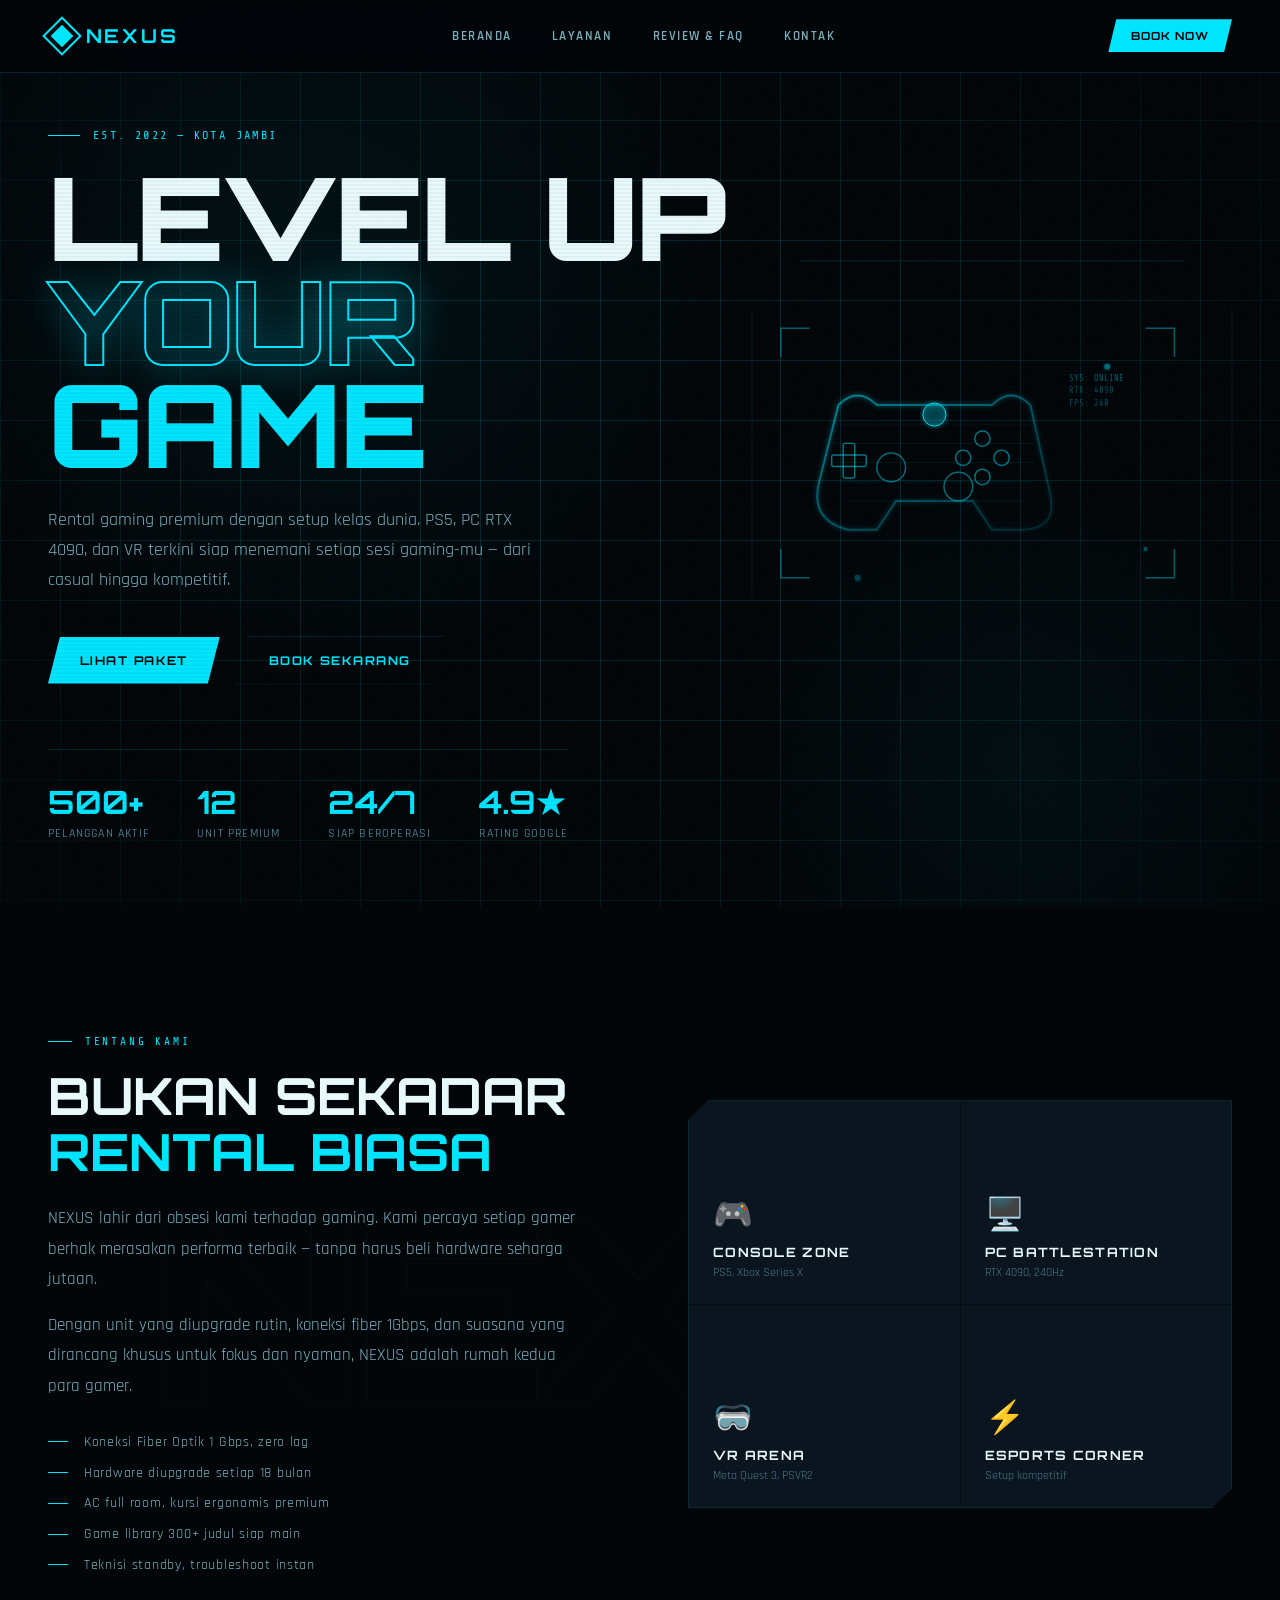
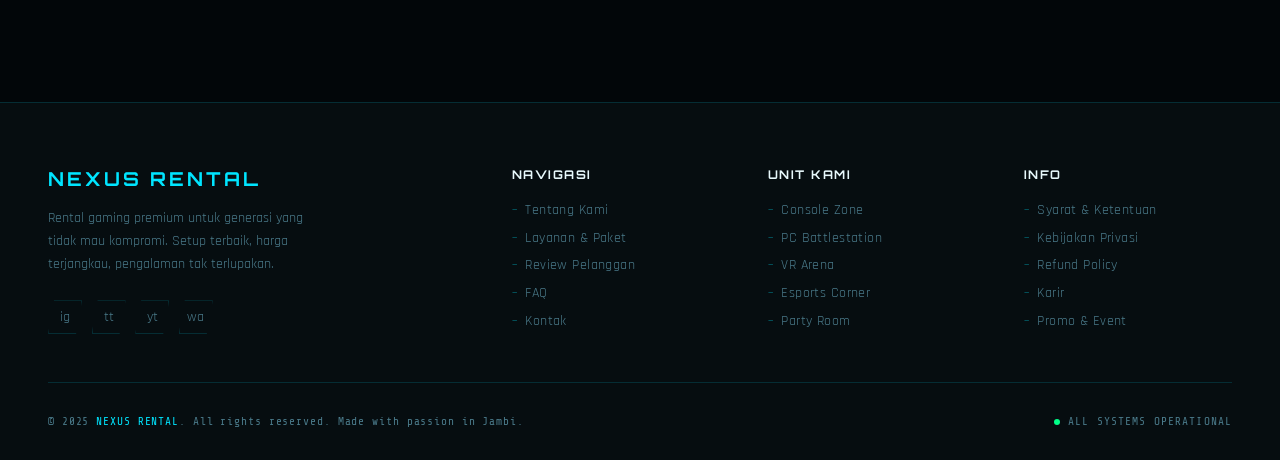
<file: index.html>
<!doctype html>
<html lang="id">
  <head>
    <meta charset="UTF-8" />
    <meta name="viewport" content="width=device-width, initial-scale=1.0" />
    <meta
      name="description"
      content="NEXUS RENTAL — Rental gaming premium setup PC, console, dan VR terkini. Pengalaman gaming tak tertandingi untuk anak muda dan para gamer sejati."
    />
    <meta
      name="keywords"
      content="rental gaming, rental PS5, rental PC gaming, rental VR, gaming cafe, nexus rental"
    />
    <meta name="author" content="NEXUS RENTAL" />
    <meta property="og:title" content="NEXUS RENTAL — Level Up Your Game" />
    <meta
      property="og:description"
      content="Rental gaming premium dengan teknologi terkini. Rasakan pengalaman gaming di level berbeda."
    />
    <meta property="og:type" content="website" />
    <title>NEXUS RENTAL — Level Up Your Game</title>
    <link rel="stylesheet" href="styles.css" />
  </head>
  <body>
    <!-- CSS-only mobile menu toggle (must be before nav) -->
    <input
      type="checkbox"
      id="menu-toggle"
      class="sr-only"
      style="position: fixed; opacity: 0; pointer-events: none; z-index: -1"
    />

    <!-- NAV -->
    <nav id="navbar">
      <a href="index.html" class="nav-logo">
        <div class="nav-logo-mark"></div>
        NEXUS
      </a>
      <ul class="nav-links">
        <li><a href="index.html">Beranda</a></li>
        <li><a href="layanan.html">Layanan</a></li>
        <li><a href="review.html">Review & FAQ</a></li>
        <li><a href="kontak.html">Kontak</a></li>
      </ul>
      <a href="kontak.html" class="nav-cta">Book Now</a>
      <label class="burger-label" for="menu-toggle" aria-label="Toggle menu">
        <span></span><span></span><span></span>
      </label>
    </nav>

    <!-- MOBILE NAV -->
    <div class="nav-mobile">
      <a href="index.html">Beranda</a>
      <a href="layanan.html">Layanan</a>
      <a href="review.html">Review &amp; FAQ</a>
      <a href="kontak.html">Kontak</a>
    </div>

    <!-- HERO -->
    <section id="hero">
      <div class="hero-grid"></div>
      <div class="hero-glow"></div>
      <div class="hero-glow-2"></div>
      <div class="hero-tag">EST. 2022 — KOTA JAMBI</div>
      <h1 class="hero-title">
        <span class="line1">LEVEL UP</span>
        <span class="line2">YOUR</span>
        <span class="line3">GAME</span>
      </h1>
      <p class="hero-sub">
        Rental gaming premium dengan setup kelas dunia. PS5, PC RTX 4090, dan VR
        terkini siap menemani setiap sesi gaming-mu — dari casual hingga
        kompetitif.
      </p>
      <div class="hero-actions">
        <a href="layanan.html" class="btn-primary">Lihat Paket</a>
        <a href="kontak.html" class="btn-ghost">Book Sekarang</a>
      </div>
      <div class="hero-stats">
        <div class="stat-item">
          <span class="stat-number">500+</span>
          <span class="stat-label">Pelanggan Aktif</span>
        </div>
        <div class="stat-item">
          <span class="stat-number">12</span>
          <span class="stat-label">Unit Premium</span>
        </div>
        <div class="stat-item">
          <span class="stat-number">24/7</span>
          <span class="stat-label">Siap Beroperasi</span>
        </div>
        <div class="stat-item">
          <span class="stat-number">4.9★</span>
          <span class="stat-label">Rating Google</span>
        </div>
      </div>

      <!-- SVG Hero Visual -->
      <div class="hero-visual">
        <svg viewBox="0 0 600 500" xmlns="http://www.w3.org/2000/svg">
          <defs>
            <linearGradient id="cyanGrad" x1="0%" y1="0%" x2="100%" y2="100%">
              <stop
                offset="0%"
                style="stop-color: #00e5ff; stop-opacity: 0.8"
              />
              <stop
                offset="100%"
                style="stop-color: #00b4c8; stop-opacity: 0.2"
              />
            </linearGradient>
            <filter id="glow">
              <feGaussianBlur stdDeviation="3" result="coloredBlur" />
              <feMerge>
                <feMergeNode in="coloredBlur" />
                <feMergeNode in="SourceGraphic" />
              </feMerge>
            </filter>
          </defs>
          <line
            x1="100"
            y1="50"
            x2="500"
            y2="50"
            stroke="rgba(0,229,255,0.15)"
            stroke-width="1"
          />
          <line
            x1="50"
            y1="100"
            x2="50"
            y2="400"
            stroke="rgba(0,229,255,0.1)"
            stroke-width="1"
          />
          <line
            x1="550"
            y1="100"
            x2="550"
            y2="400"
            stroke="rgba(0,229,255,0.1)"
            stroke-width="1"
          />
          <path
            d="M180 200 Q160 180 140 200 L120 280 Q110 320 150 330 L180 330 L200 300 L280 300 L300 330 L330 330 Q370 330 360 290 L340 200 Q320 180 300 200 Z"
            fill="none"
            stroke="url(#cyanGrad)"
            stroke-width="2"
            filter="url(#glow)"
            opacity="0.7"
          />
          <rect
            x="145"
            y="240"
            width="12"
            height="36"
            rx="2"
            fill="none"
            stroke="#00e5ff"
            stroke-width="1.5"
            opacity="0.5"
          />
          <rect
            x="133"
            y="252"
            width="36"
            height="12"
            rx="2"
            fill="none"
            stroke="#00e5ff"
            stroke-width="1.5"
            opacity="0.5"
          />
          <circle
            cx="290"
            cy="235"
            r="8"
            fill="none"
            stroke="#00e5ff"
            stroke-width="1.5"
            opacity="0.5"
          />
          <circle
            cx="310"
            cy="255"
            r="8"
            fill="none"
            stroke="#00e5ff"
            stroke-width="1.5"
            opacity="0.5"
          />
          <circle
            cx="290"
            cy="275"
            r="8"
            fill="none"
            stroke="#00e5ff"
            stroke-width="1.5"
            opacity="0.5"
          />
          <circle
            cx="270"
            cy="255"
            r="8"
            fill="none"
            stroke="#00e5ff"
            stroke-width="1.5"
            opacity="0.5"
          />
          <circle
            cx="240"
            cy="210"
            r="12"
            fill="rgba(0,229,255,0.15)"
            stroke="#00e5ff"
            stroke-width="1"
            filter="url(#glow)"
          />
          <circle
            cx="195"
            cy="265"
            r="15"
            fill="none"
            stroke="#00b4c8"
            stroke-width="1.5"
            opacity="0.6"
          />
          <circle
            cx="265"
            cy="285"
            r="15"
            fill="none"
            stroke="#00b4c8"
            stroke-width="1.5"
            opacity="0.6"
          />
          <line
            x1="140"
            y1="220"
            x2="340"
            y2="220"
            stroke="rgba(0,229,255,0.08)"
            stroke-width="1"
          />
          <line
            x1="135"
            y1="240"
            x2="345"
            y2="240"
            stroke="rgba(0,229,255,0.08)"
            stroke-width="1"
          />
          <line
            x1="135"
            y1="260"
            x2="345"
            y2="260"
            stroke="rgba(0,229,255,0.08)"
            stroke-width="1"
          />
          <line
            x1="138"
            y1="280"
            x2="342"
            y2="280"
            stroke="rgba(0,229,255,0.08)"
            stroke-width="1"
          />
          <line
            x1="145"
            y1="300"
            x2="335"
            y2="300"
            stroke="rgba(0,229,255,0.08)"
            stroke-width="1"
          />
          <path
            d="M80 150 L80 120 L110 120"
            fill="none"
            stroke="#00e5ff"
            stroke-width="1.5"
            opacity="0.4"
          />
          <path
            d="M490 150 L490 120 L460 120"
            fill="none"
            stroke="#00e5ff"
            stroke-width="1.5"
            opacity="0.4"
          />
          <path
            d="M80 350 L80 380 L110 380"
            fill="none"
            stroke="#00e5ff"
            stroke-width="1.5"
            opacity="0.4"
          />
          <path
            d="M490 350 L490 380 L460 380"
            fill="none"
            stroke="#00e5ff"
            stroke-width="1.5"
            opacity="0.4"
          />
          <circle
            cx="420"
            cy="160"
            r="3"
            fill="#00e5ff"
            opacity="0.6"
            filter="url(#glow)"
          >
            <animate
              attributeName="opacity"
              values="0.6;0.2;0.6"
              dur="2s"
              repeatCount="indefinite"
            />
          </circle>
          <circle
            cx="160"
            cy="380"
            r="3"
            fill="#00e5ff"
            opacity="0.5"
            filter="url(#glow)"
          >
            <animate
              attributeName="opacity"
              values="0.5;0.15;0.5"
              dur="2.5s"
              repeatCount="indefinite"
            />
          </circle>
          <circle
            cx="460"
            cy="350"
            r="2"
            fill="#00e5ff"
            opacity="0.4"
            filter="url(#glow)"
          >
            <animate
              attributeName="opacity"
              values="0.4;0.1;0.4"
              dur="1.8s"
              repeatCount="indefinite"
            />
          </circle>
          <text
            x="380"
            y="175"
            font-family="Share Tech Mono"
            font-size="9"
            fill="#00e5ff"
            opacity="0.4"
          >
            SYS: ONLINE
          </text>
          <text
            x="380"
            y="188"
            font-family="Share Tech Mono"
            font-size="9"
            fill="#00e5ff"
            opacity="0.3"
          >
            RTX: 4090
          </text>
          <text
            x="380"
            y="201"
            font-family="Share Tech Mono"
            font-size="9"
            fill="#00e5ff"
            opacity="0.3"
          >
            FPS: 240
          </text>
        </svg>
      </div>
    </section>

    <!-- ABOUT -->
    <section id="about">
      <div class="reveal-left">
        <div class="section-label">Tentang Kami</div>
        <h2 class="about-heading">Bukan Sekadar<br /><em>Rental Biasa</em></h2>
        <p class="about-text">
          NEXUS lahir dari obsesi kami terhadap gaming. Kami percaya setiap
          gamer berhak merasakan performa terbaik — tanpa harus beli hardware
          seharga jutaan.
        </p>
        <p class="about-text">
          Dengan unit yang diupgrade rutin, koneksi fiber 1Gbps, dan suasana
          yang dirancang khusus untuk fokus dan nyaman, NEXUS adalah rumah kedua
          para gamer.
        </p>
        <div class="about-features">
          <div class="about-feature">Koneksi Fiber Optik 1 Gbps, zero lag</div>
          <div class="about-feature">Hardware diupgrade setiap 18 bulan</div>
          <div class="about-feature">AC full room, kursi ergonomis premium</div>
          <div class="about-feature">Game library 300+ judul siap main</div>
          <div class="about-feature">Teknisi standby, troubleshoot instan</div>
        </div>
      </div>
      <div class="about-visual reveal-right">
        <div class="about-card">
          <div class="about-card-cell">
            <div class="about-card-cell-icon">🎮</div>
            <h4>Console Zone</h4>
            <p>PS5, Xbox Series X</p>
          </div>
          <div class="about-card-cell">
            <div class="about-card-cell-icon">🖥️</div>
            <h4>PC Battlestation</h4>
            <p>RTX 4090, 240Hz</p>
          </div>
          <div class="about-card-cell">
            <div class="about-card-cell-icon">🥽</div>
            <h4>VR Arena</h4>
            <p>Meta Quest 3, PSVR2</p>
          </div>
          <div class="about-card-cell">
            <div class="about-card-cell-icon">⚡</div>
            <h4>Esports Corner</h4>
            <p>Setup kompetitif</p>
          </div>
        </div>
      </div>
    </section>

    <!-- FOOTER -->
    <footer>
      <div class="footer-top">
        <div class="footer-brand">
          <span class="footer-logo">NEXUS RENTAL</span>
          <p class="footer-tagline">
            Rental gaming premium untuk generasi yang tidak mau kompromi. Setup
            terbaik, harga terjangkau, pengalaman tak terlupakan.
          </p>
          <div class="footer-socials">
            <a href="#" class="footer-social">ig</a>
            <a href="#" class="footer-social">tt</a>
            <a href="#" class="footer-social">yt</a>
            <a href="#" class="footer-social">wa</a>
          </div>
        </div>
        <div class="footer-col">
          <h5>Navigasi</h5>
          <ul>
            <li><a href="index.html">Tentang Kami</a></li>
            <li><a href="layanan.html">Layanan &amp; Paket</a></li>
            <li><a href="review.html">Review Pelanggan</a></li>
            <li><a href="review.html">FAQ</a></li>
            <li><a href="kontak.html">Kontak</a></li>
          </ul>
        </div>
        <div class="footer-col">
          <h5>Unit Kami</h5>
          <ul>
            <li><a href="layanan.html">Console Zone</a></li>
            <li><a href="layanan.html">PC Battlestation</a></li>
            <li><a href="layanan.html">VR Arena</a></li>
            <li><a href="layanan.html">Esports Corner</a></li>
            <li><a href="layanan.html">Party Room</a></li>
          </ul>
        </div>
        <div class="footer-col">
          <h5>Info</h5>
          <ul>
            <li><a href="#">Syarat &amp; Ketentuan</a></li>
            <li><a href="#">Kebijakan Privasi</a></li>
            <li><a href="#">Refund Policy</a></li>
            <li><a href="#">Karir</a></li>
            <li><a href="#">Promo &amp; Event</a></li>
          </ul>
        </div>
      </div>
      <div class="footer-bottom">
        <p class="footer-copy">
          © 2025 <span>NEXUS RENTAL</span>. All rights reserved. Made with
          passion in Jambi.
        </p>
        <div class="footer-status">
          <span class="status-dot"></span>
          ALL SYSTEMS OPERATIONAL
        </div>
      </div>
    </footer>
  </body>
</html>
</file>
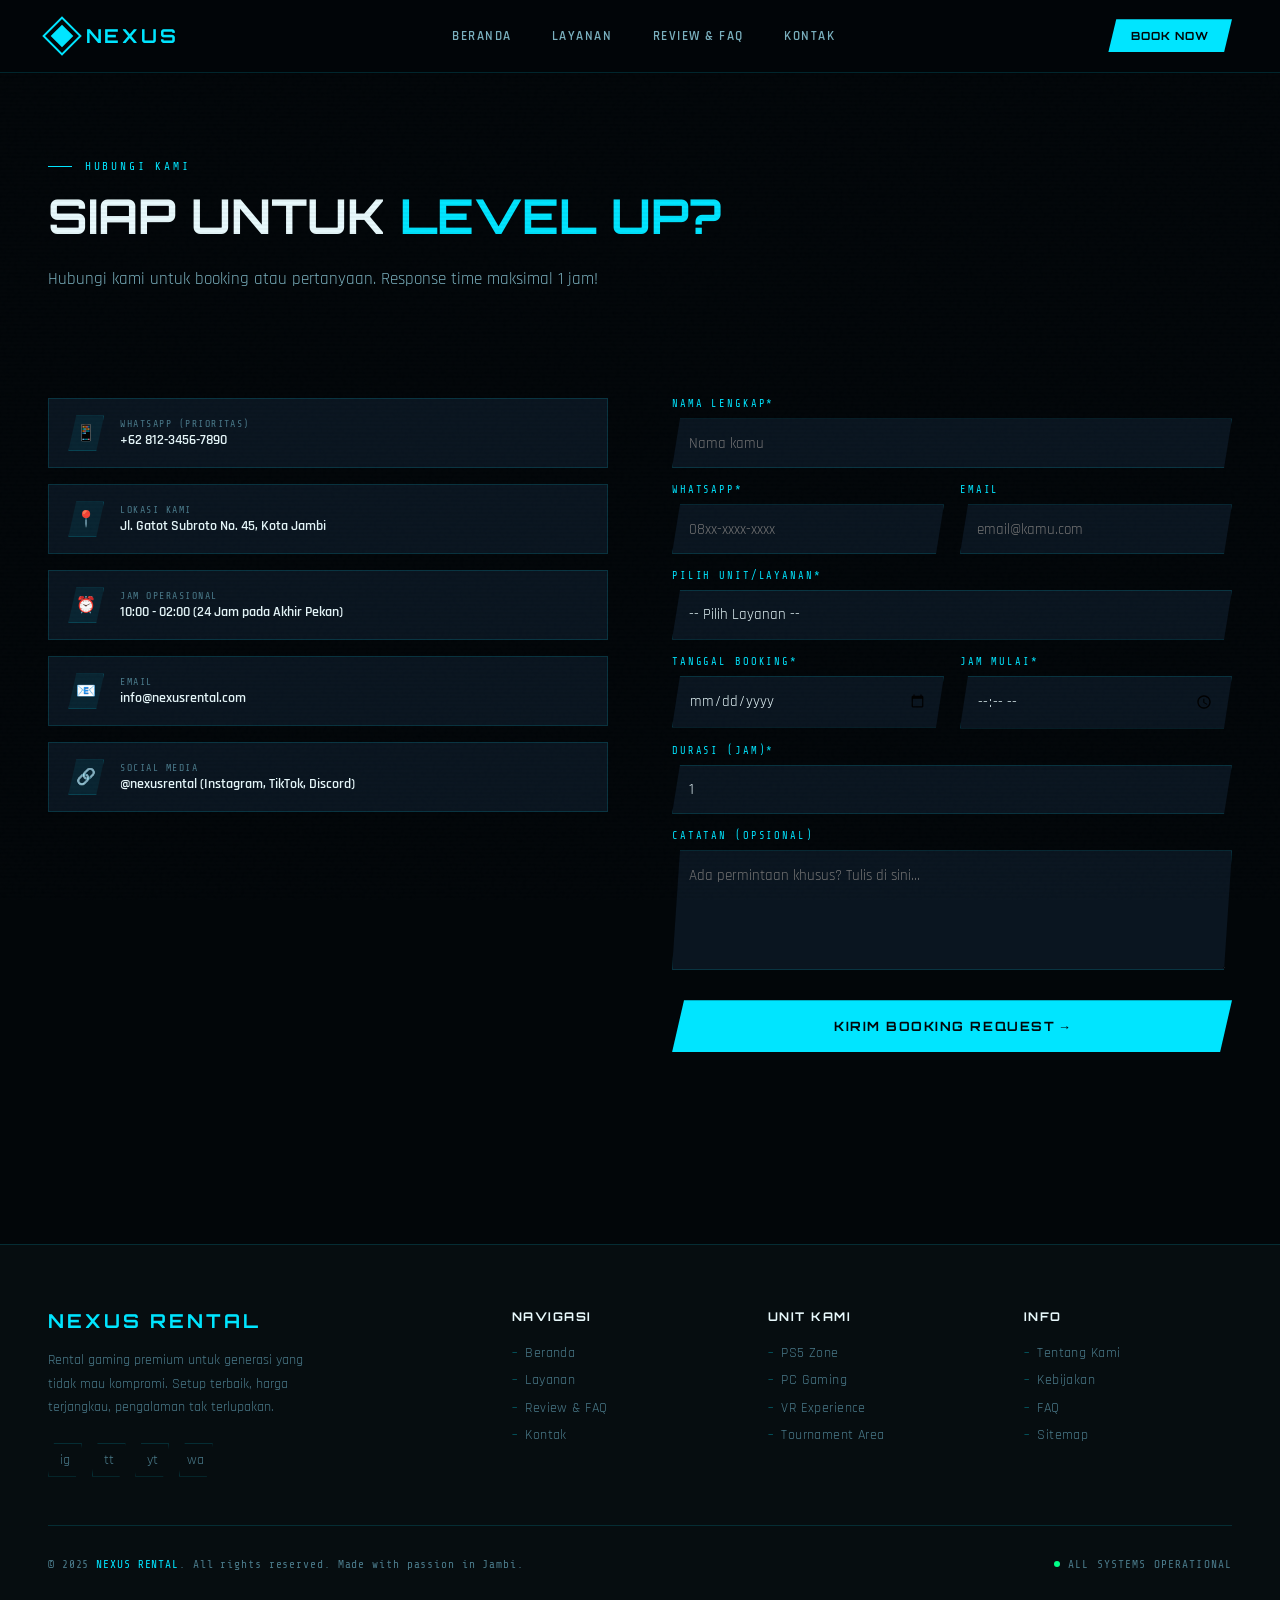
<file: kontak.html>
<!DOCTYPE html>
<html lang="id">
<head>
  <meta charset="UTF-8">
  <meta name="viewport" content="width=device-width, initial-scale=1.0">
  <title>Kontak - NEXUS RENTAL</title>
  <link rel="stylesheet" href="styles.css">
</head>
<body>

  <input type="checkbox" id="menu-toggle" style="position:fixed;opacity:0;pointer-events:none;z-index:-1;">

  <!-- NAV -->
  <nav id="navbar">
    <a href="index.html" class="nav-logo">
      <div class="nav-logo-mark"></div>
      NEXUS
    </a>
    <ul class="nav-links">
      <li><a href="index.html">Beranda</a></li>
      <li><a href="layanan.html">Layanan</a></li>
      <li><a href="review.html">Review &amp; FAQ</a></li>
      <li><a href="kontak.html">Kontak</a></li>
    </ul>
    <a href="kontak.html" class="nav-cta">Book Now</a>
    <label class="burger-label" for="menu-toggle" aria-label="Toggle menu">
      <span></span><span></span><span></span>
    </label>
  </nav>

  <!-- MOBILE NAV -->
  <div class="nav-mobile">
    <a href="index.html">Beranda</a>
    <a href="layanan.html">Layanan</a>
    <a href="review.html">Review &amp; FAQ</a>
    <a href="kontak.html">Kontak</a>
  </div>

  <!-- CONTACT SECTION -->
  <section id="contact" style="padding-top: 10rem;">
    <div class="section-header">
      <div>
        <div class="section-label">Hubungi Kami</div>
        <h2 class="section-title">Siap untuk <em>Level Up?</em></h2>
        <p class="contact-tagline">Hubungi kami untuk booking atau pertanyaan. Response time maksimal 1 jam!</p>
      </div>
    </div>

    <div class="contact-grid">
      <!-- LEFT: CONTACT INFO -->
      <div class="contact-info reveal-left">
        <div class="contact-methods">
          <div class="contact-method">
            <div class="contact-method-icon">📱</div>
            <div class="contact-method-info">
              <p class="contact-method-label">WhatsApp (Prioritas)</p>
              <p class="contact-method-value">+62 812-3456-7890</p>
            </div>
          </div>

          <div class="contact-method">
            <div class="contact-method-icon">📍</div>
            <div class="contact-method-info">
              <p class="contact-method-label">Lokasi Kami</p>
              <p class="contact-method-value">Jl. Gatot Subroto No. 45, Kota Jambi</p>
            </div>
          </div>

          <div class="contact-method">
            <div class="contact-method-icon">⏰</div>
            <div class="contact-method-info">
              <p class="contact-method-label">Jam Operasional</p>
              <p class="contact-method-value">10:00 - 02:00 (24 Jam pada Akhir Pekan)</p>
            </div>
          </div>

          <div class="contact-method">
            <div class="contact-method-icon">📧</div>
            <div class="contact-method-info">
              <p class="contact-method-label">Email</p>
              <p class="contact-method-value">info@nexusrental.com</p>
            </div>
          </div>

          <div class="contact-method">
            <div class="contact-method-icon">🔗</div>
            <div class="contact-method-info">
              <p class="contact-method-label">Social Media</p>
              <p class="contact-method-value">@nexusrental (Instagram, TikTok, Discord)</p>
            </div>
          </div>
        </div>
      </div>

      <!-- RIGHT: BOOKING FORM -->
      <div class="reveal-right">
        <!-- Native HTML form action — sends via mailto or to a backend -->
        <form class="contact-form" method="post" action="mailto:info@nexusrental.com" enctype="text/plain">
          <div class="form-group">
            <label for="nama">Nama Lengkap*</label>
            <input type="text" id="nama" name="nama" required placeholder="Nama kamu">
          </div>

          <div class="form-row">
            <div class="form-group">
              <label for="phone">WhatsApp*</label>
              <input type="tel" id="phone" name="phone" placeholder="08xx-xxxx-xxxx" required>
            </div>
            <div class="form-group">
              <label for="email">Email</label>
              <input type="email" id="email" name="email" placeholder="email@kamu.com">
            </div>
          </div>

          <div class="form-group">
            <label for="unit">Pilih Unit/Layanan*</label>
            <select id="unit" name="unit" required>
              <option value="">-- Pilih Layanan --</option>
              <option value="ps5-standard">PS5 Standard</option>
              <option value="pc-rtx4090">PC RTX 4090</option>
              <option value="vr-zone">VR Zone</option>
              <option value="duo-bundle">Duo Bundle</option>
              <option value="tournament-pro">Tournament Pro</option>
              <option value="group-gaming">Group Gaming</option>
            </select>
          </div>

          <div class="form-row">
            <div class="form-group">
              <label for="tanggal">Tanggal Booking*</label>
              <input type="date" id="tanggal" name="tanggal" required>
            </div>
            <div class="form-group">
              <label for="jam">Jam Mulai*</label>
              <input type="time" id="jam" name="jam" required>
            </div>
          </div>

          <div class="form-group">
            <label for="durasi">Durasi (Jam)*</label>
            <input type="number" id="durasi" name="durasi" min="1" value="1" required>
          </div>

          <div class="form-group">
            <label for="pesan">Catatan (opsional)</label>
            <textarea id="pesan" name="pesan" placeholder="Ada permintaan khusus? Tulis di sini..."></textarea>
          </div>

          <button type="submit" class="form-submit">KIRIM BOOKING REQUEST →</button>
        </form>
      </div>
    </div>
  </section>

  <!-- FOOTER -->
  <footer>
    <div class="footer-top">
      <div class="footer-brand">
        <span class="footer-logo">NEXUS RENTAL</span>
        <p class="footer-tagline">Rental gaming premium untuk generasi yang tidak mau kompromi. Setup terbaik, harga terjangkau, pengalaman tak terlupakan.</p>
        <div class="footer-socials">
          <a href="#" class="footer-social">ig</a>
          <a href="#" class="footer-social">tt</a>
          <a href="#" class="footer-social">yt</a>
          <a href="#" class="footer-social">wa</a>
        </div>
      </div>
      <div class="footer-col">
        <h5>Navigasi</h5>
        <ul>
          <li><a href="index.html">Beranda</a></li>
          <li><a href="layanan.html">Layanan</a></li>
          <li><a href="review.html">Review &amp; FAQ</a></li>
          <li><a href="kontak.html">Kontak</a></li>
        </ul>
      </div>
      <div class="footer-col">
        <h5>Unit Kami</h5>
        <ul>
          <li><a href="#">PS5 Zone</a></li>
          <li><a href="#">PC Gaming</a></li>
          <li><a href="#">VR Experience</a></li>
          <li><a href="#">Tournament Area</a></li>
        </ul>
      </div>
      <div class="footer-col">
        <h5>Info</h5>
        <ul>
          <li><a href="#">Tentang Kami</a></li>
          <li><a href="#">Kebijakan</a></li>
          <li><a href="#">FAQ</a></li>
          <li><a href="#">Sitemap</a></li>
        </ul>
      </div>
    </div>
    <div class="footer-bottom">
      <p class="footer-copy">© 2025 <span>NEXUS RENTAL</span>. All rights reserved. Made with passion in Jambi.</p>
      <div class="footer-status">
        <span class="status-dot"></span>
        ALL SYSTEMS OPERATIONAL
      </div>
    </div>
  </footer>

</body>
</html>
</file>
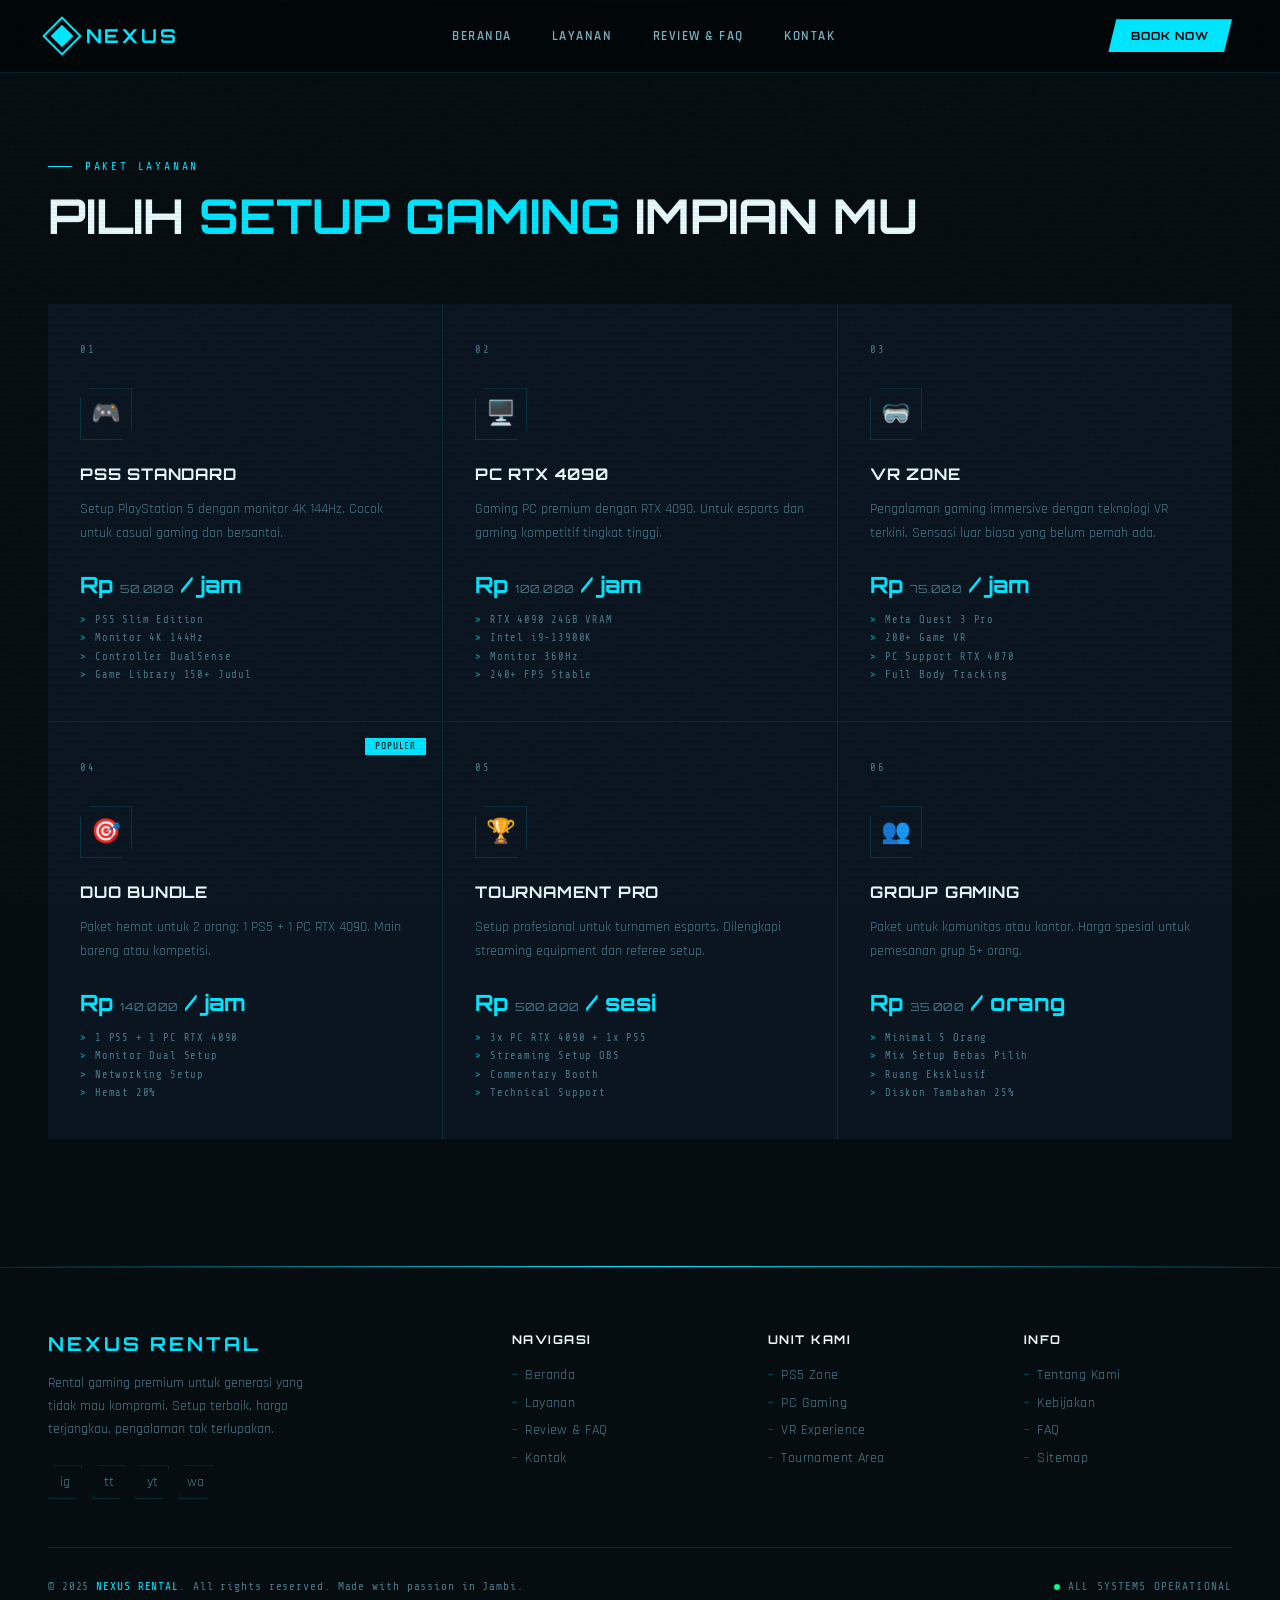
<file: layanan.html>
<!DOCTYPE html>
<html lang="id">
<head>
  <meta charset="UTF-8">
  <meta name="viewport" content="width=device-width, initial-scale=1.0">
  <title>Layanan - NEXUS RENTAL</title>
  <link rel="stylesheet" href="styles.css">
</head>
<body>

  <input type="checkbox" id="menu-toggle" style="position:fixed;opacity:0;pointer-events:none;z-index:-1;">

  <!-- NAV -->
  <nav id="navbar">
    <a href="index.html" class="nav-logo">
      <div class="nav-logo-mark"></div>
      NEXUS
    </a>
    <ul class="nav-links">
      <li><a href="index.html">Beranda</a></li>
      <li><a href="layanan.html">Layanan</a></li>
      <li><a href="review.html">Review &amp; FAQ</a></li>
      <li><a href="kontak.html">Kontak</a></li>
    </ul>
    <a href="kontak.html" class="nav-cta">Book Now</a>
    <label class="burger-label" for="menu-toggle" aria-label="Toggle menu">
      <span></span><span></span><span></span>
    </label>
  </nav>

  <!-- MOBILE NAV -->
  <div class="nav-mobile">
    <a href="index.html">Beranda</a>
    <a href="layanan.html">Layanan</a>
    <a href="review.html">Review &amp; FAQ</a>
    <a href="kontak.html">Kontak</a>
  </div>

  <!-- SERVICES SECTION -->
  <section id="services" style="padding-top: 10rem;">
    <div class="section-header">
      <div>
        <div class="section-label">Paket Layanan</div>
        <h2 class="section-title">Pilih <em>Setup Gaming</em> Impian Mu</h2>
      </div>
    </div>

    <div class="services-grid">
      <!-- PS5 Standard -->
      <div class="service-card reveal">
        <div class="service-card-num">01</div>
        <div class="service-icon">🎮</div>
        <h3 class="service-name">PS5 Standard</h3>
        <p class="service-desc">Setup PlayStation 5 dengan monitor 4K 144Hz. Cocok untuk casual gaming dan bersantai.</p>
        <div class="service-price">Rp <span>50.000</span> / jam</div>
        <ul class="service-specs">
          <li class="service-spec">PS5 Slim Edition</li>
          <li class="service-spec">Monitor 4K 144Hz</li>
          <li class="service-spec">Controller DualSense</li>
          <li class="service-spec">Game Library 150+ Judul</li>
        </ul>
      </div>

      <!-- PC RTX 4090 -->
      <div class="service-card reveal">
        <div class="service-card-num">02</div>
        <div class="service-icon">🖥️</div>
        <h3 class="service-name">PC RTX 4090</h3>
        <p class="service-desc">Gaming PC premium dengan RTX 4090. Untuk esports dan gaming kompetitif tingkat tinggi.</p>
        <div class="service-price">Rp <span>100.000</span> / jam</div>
        <ul class="service-specs">
          <li class="service-spec">RTX 4090 24GB VRAM</li>
          <li class="service-spec">Intel i9-13900K</li>
          <li class="service-spec">Monitor 360Hz</li>
          <li class="service-spec">240+ FPS Stable</li>
        </ul>
      </div>

      <!-- VR Zone -->
      <div class="service-card reveal">
        <div class="service-card-num">03</div>
        <div class="service-icon">🥽</div>
        <h3 class="service-name">VR Zone</h3>
        <p class="service-desc">Pengalaman gaming immersive dengan teknologi VR terkini. Sensasi luar biasa yang belum pernah ada.</p>
        <div class="service-price">Rp <span>75.000</span> / jam</div>
        <ul class="service-specs">
          <li class="service-spec">Meta Quest 3 Pro</li>
          <li class="service-spec">200+ Game VR</li>
          <li class="service-spec">PC Support RTX 4070</li>
          <li class="service-spec">Full Body Tracking</li>
        </ul>
      </div>

      <!-- Duo Bundle -->
      <div class="service-card reveal">
        <div class="service-card-num">04</div>
        <div class="service-icon">🎯</div>
        <span class="service-badge">POPULER</span>
        <h3 class="service-name">Duo Bundle</h3>
        <p class="service-desc">Paket hemat untuk 2 orang: 1 PS5 + 1 PC RTX 4090. Main bareng atau kompetisi.</p>
        <div class="service-price">Rp <span>140.000</span> / jam</div>
        <ul class="service-specs">
          <li class="service-spec">1 PS5 + 1 PC RTX 4090</li>
          <li class="service-spec">Monitor Dual Setup</li>
          <li class="service-spec">Networking Setup</li>
          <li class="service-spec">Hemat 20%</li>
        </ul>
      </div>

      <!-- Tournament Pro -->
      <div class="service-card reveal">
        <div class="service-card-num">05</div>
        <div class="service-icon">🏆</div>
        <h3 class="service-name">Tournament Pro</h3>
        <p class="service-desc">Setup profesional untuk turnamen esports. Dilengkapi streaming equipment dan referee setup.</p>
        <div class="service-price">Rp <span>500.000</span> / sesi</div>
        <ul class="service-specs">
          <li class="service-spec">3x PC RTX 4090 + 1x PS5</li>
          <li class="service-spec">Streaming Setup OBS</li>
          <li class="service-spec">Commentary Booth</li>
          <li class="service-spec">Technical Support</li>
        </ul>
      </div>

      <!-- Group Gaming -->
      <div class="service-card reveal">
        <div class="service-card-num">06</div>
        <div class="service-icon">👥</div>
        <h3 class="service-name">Group Gaming</h3>
        <p class="service-desc">Paket untuk komunitas atau kantor. Harga spesial untuk pemesanan grup 5+ orang.</p>
        <div class="service-price">Rp <span>35.000</span> / orang</div>
        <ul class="service-specs">
          <li class="service-spec">Minimal 5 Orang</li>
          <li class="service-spec">Mix Setup Bebas Pilih</li>
          <li class="service-spec">Ruang Eksklusif</li>
          <li class="service-spec">Diskon Tambahan 25%</li>
        </ul>
      </div>
    </div>
  </section>

  <!-- FOOTER -->
  <footer>
    <div class="footer-top">
      <div class="footer-brand">
        <span class="footer-logo">NEXUS RENTAL</span>
        <p class="footer-tagline">Rental gaming premium untuk generasi yang tidak mau kompromi. Setup terbaik, harga terjangkau, pengalaman tak terlupakan.</p>
        <div class="footer-socials">
          <a href="#" class="footer-social">ig</a>
          <a href="#" class="footer-social">tt</a>
          <a href="#" class="footer-social">yt</a>
          <a href="#" class="footer-social">wa</a>
        </div>
      </div>
      <div class="footer-col">
        <h5>Navigasi</h5>
        <ul>
          <li><a href="index.html">Beranda</a></li>
          <li><a href="layanan.html">Layanan</a></li>
          <li><a href="review.html">Review &amp; FAQ</a></li>
          <li><a href="kontak.html">Kontak</a></li>
        </ul>
      </div>
      <div class="footer-col">
        <h5>Unit Kami</h5>
        <ul>
          <li><a href="#">PS5 Zone</a></li>
          <li><a href="#">PC Gaming</a></li>
          <li><a href="#">VR Experience</a></li>
          <li><a href="#">Tournament Area</a></li>
        </ul>
      </div>
      <div class="footer-col">
        <h5>Info</h5>
        <ul>
          <li><a href="#">Tentang Kami</a></li>
          <li><a href="#">Kebijakan</a></li>
          <li><a href="#">FAQ</a></li>
          <li><a href="#">Sitemap</a></li>
        </ul>
      </div>
    </div>
    <div class="footer-bottom">
      <p class="footer-copy">© 2025 <span>NEXUS RENTAL</span>. All rights reserved. Made with passion in Jambi.</p>
      <div class="footer-status">
        <span class="status-dot"></span>
        ALL SYSTEMS OPERATIONAL
      </div>
    </div>
  </footer>

</body>
</html>
</file>
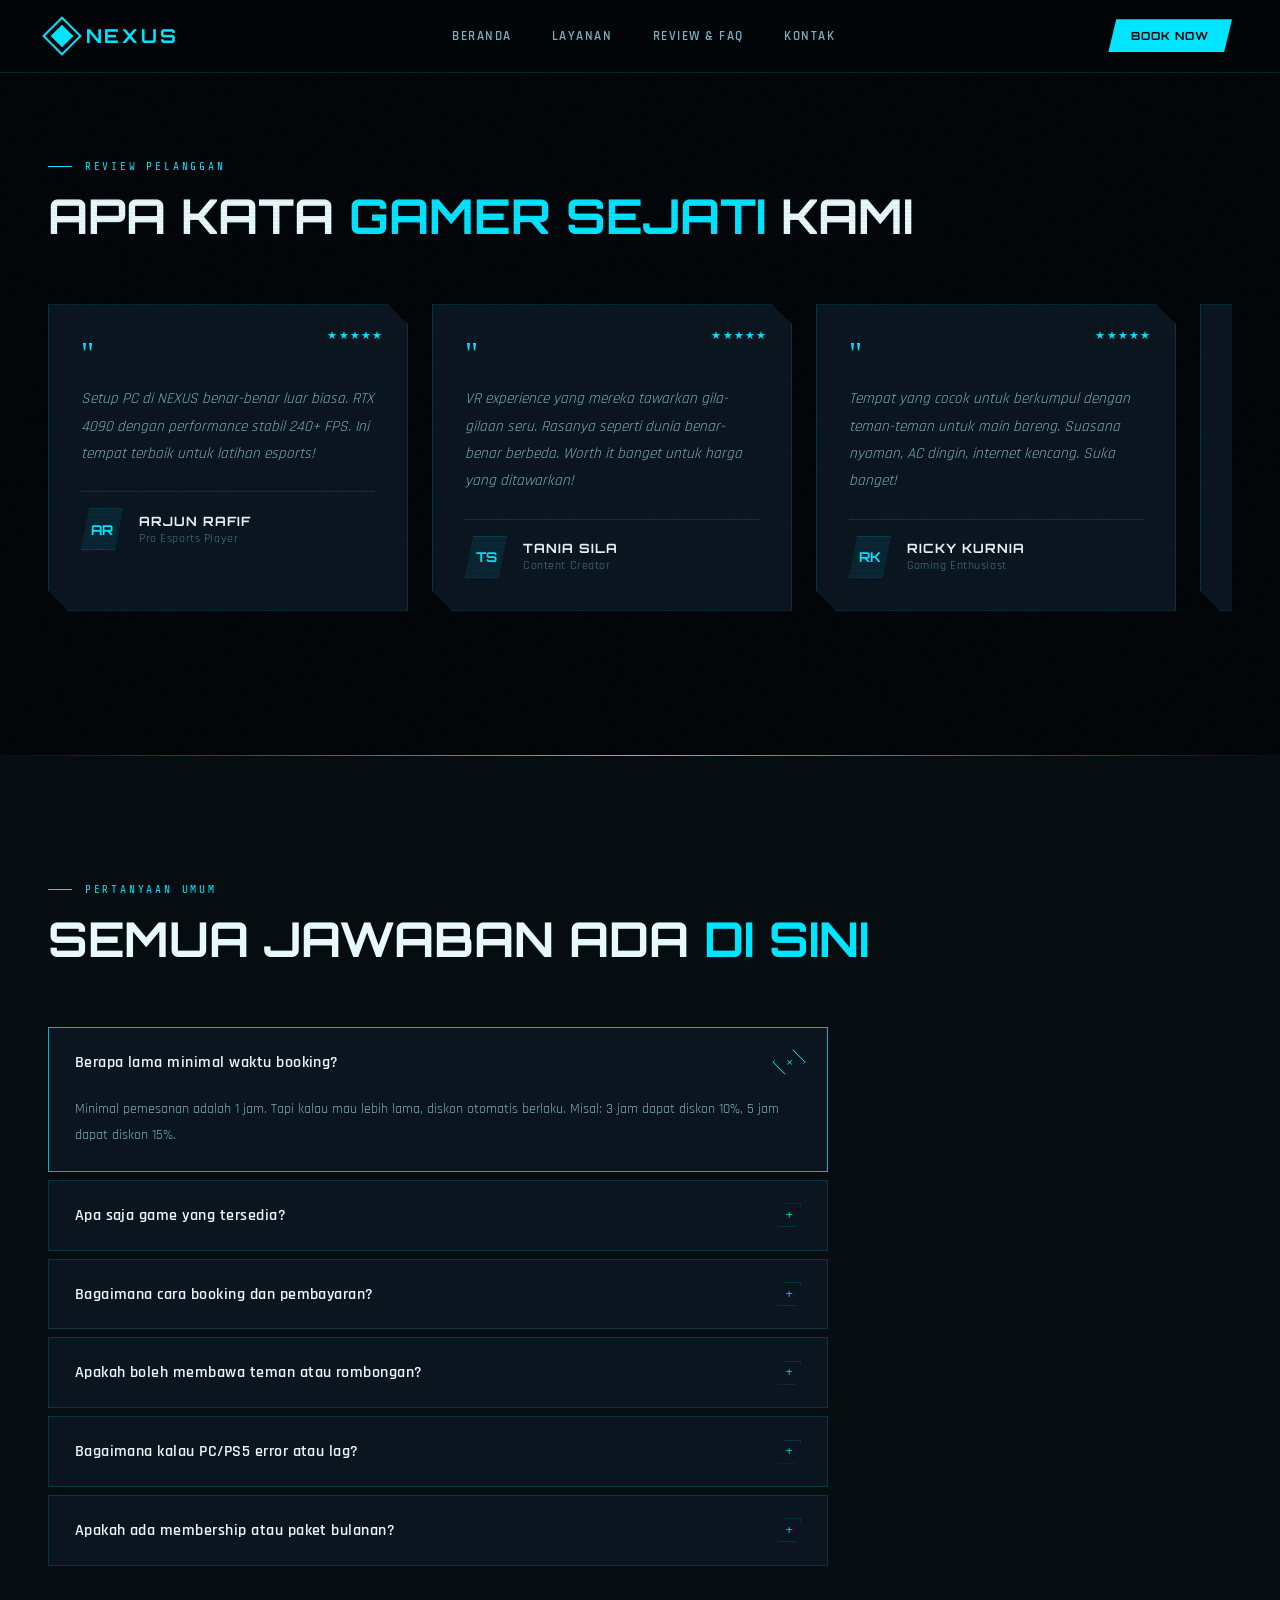
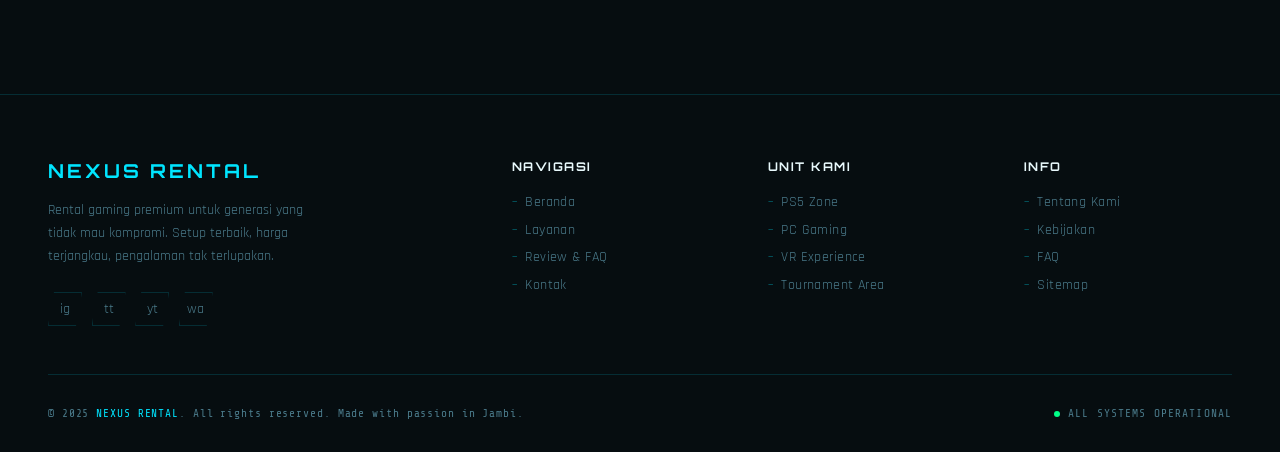
<file: review.html>
<!DOCTYPE html>
<html lang="id">
<head>
  <meta charset="UTF-8">
  <meta name="viewport" content="width=device-width, initial-scale=1.0">
  <title>Review &amp; FAQ - NEXUS RENTAL</title>
  <link rel="stylesheet" href="styles.css">
</head>
<body>

  <input type="checkbox" id="menu-toggle" style="position:fixed;opacity:0;pointer-events:none;z-index:-1;">

  <!-- NAV -->
  <nav id="navbar">
    <a href="index.html" class="nav-logo">
      <div class="nav-logo-mark"></div>
      NEXUS
    </a>
    <ul class="nav-links">
      <li><a href="index.html">Beranda</a></li>
      <li><a href="layanan.html">Layanan</a></li>
      <li><a href="review.html">Review &amp; FAQ</a></li>
      <li><a href="kontak.html">Kontak</a></li>
    </ul>
    <a href="kontak.html" class="nav-cta">Book Now</a>
    <label class="burger-label" for="menu-toggle" aria-label="Toggle menu">
      <span></span><span></span><span></span>
    </label>
  </nav>

  <!-- MOBILE NAV -->
  <div class="nav-mobile">
    <a href="index.html">Beranda</a>
    <a href="layanan.html">Layanan</a>
    <a href="review.html">Review &amp; FAQ</a>
    <a href="kontak.html">Kontak</a>
  </div>

  <!-- TESTIMONIALS SECTION -->
  <section id="testimonials" style="padding-top: 10rem;">
    <div class="section-header testi-header">
      <div>
        <div class="section-label">Review Pelanggan</div>
        <h2 class="section-title">Apa Kata <em>Gamer Sejati</em> Kami</h2>
      </div>
    </div>

    <div class="testi-track">
      <div class="testi-card reveal">
        <p class="testi-quote">"</p>
        <p class="testi-text">Setup PC di NEXUS benar-benar luar biasa. RTX 4090 dengan performance stabil 240+ FPS. Ini tempat terbaik untuk latihan esports!</p>
        <div class="testi-author">
          <div class="testi-avatar">AR</div>
          <div>
            <p class="testi-author-name">Arjun Rafif</p>
            <p class="testi-author-role">Pro Esports Player</p>
          </div>
        </div>
        <div class="testi-stars">★★★★★</div>
      </div>

      <div class="testi-card reveal">
        <p class="testi-quote">"</p>
        <p class="testi-text">VR experience yang mereka tawarkan gila-gilaan seru. Rasanya seperti dunia benar-benar berbeda. Worth it banget untuk harga yang ditawarkan!</p>
        <div class="testi-author">
          <div class="testi-avatar">TS</div>
          <div>
            <p class="testi-author-name">Tania Sila</p>
            <p class="testi-author-role">Content Creator</p>
          </div>
        </div>
        <div class="testi-stars">★★★★★</div>
      </div>

      <div class="testi-card reveal">
        <p class="testi-quote">"</p>
        <p class="testi-text">Tempat yang cocok untuk berkumpul dengan teman-teman untuk main bareng. Suasana nyaman, AC dingin, internet kencang. Suka banget!</p>
        <div class="testi-author">
          <div class="testi-avatar">RK</div>
          <div>
            <p class="testi-author-name">Ricky Kurnia</p>
            <p class="testi-author-role">Gaming Enthusiast</p>
          </div>
        </div>
        <div class="testi-stars">★★★★★</div>
      </div>

      <div class="testi-card reveal">
        <p class="testi-quote">"</p>
        <p class="testi-text">Pelayanan customer service mereka sangat responsif. Masalah teknis langsung diatasi. Tim profesional yang tahu apa yang dilakukan.</p>
        <div class="testi-author">
          <div class="testi-avatar">DP</div>
          <div>
            <p class="testi-author-name">Dinda Putri</p>
            <p class="testi-author-role">Regular Customer</p>
          </div>
        </div>
        <div class="testi-stars">★★★★★</div>
      </div>
    </div>
  </section>

  <!-- FAQ SECTION — Pure CSS Accordion using checkbox hack -->
  <section id="faq">
    <div class="section-header">
      <div>
        <div class="section-label">Pertanyaan Umum</div>
        <h2 class="section-title">Semua Jawaban Ada <em>Di Sini</em></h2>
      </div>
    </div>

    <div class="faq-container">

      <!-- FAQ 1 — open by default -->
      <input type="checkbox" id="faq1" class="faq-toggle" checked>
      <div class="faq-item">
        <label class="faq-question" for="faq1">
          <span class="faq-q-text">Berapa lama minimal waktu booking?</span>
          <div class="faq-icon">+</div>
        </label>
        <div class="faq-answer">
          <p class="faq-a-text">Minimal pemesanan adalah 1 jam. Tapi kalau mau lebih lama, diskon otomatis berlaku. Misal: 3 jam dapat diskon 10%, 5 jam dapat diskon 15%.</p>
        </div>
      </div>

      <!-- FAQ 2 -->
      <input type="checkbox" id="faq2" class="faq-toggle">
      <div class="faq-item">
        <label class="faq-question" for="faq2">
          <span class="faq-q-text">Apa saja game yang tersedia?</span>
          <div class="faq-icon">+</div>
        </label>
        <div class="faq-answer">
          <p class="faq-a-text">Kami punya 300+ game untuk semua platform. Dari Elden Ring, Call of Duty, Valorant, hingga indie game hits terbaru. Kalau ada game tertentu yang mau dimain, bisa request ke staff kami.</p>
        </div>
      </div>

      <!-- FAQ 3 -->
      <input type="checkbox" id="faq3" class="faq-toggle">
      <div class="faq-item">
        <label class="faq-question" for="faq3">
          <span class="faq-q-text">Bagaimana cara booking dan pembayaran?</span>
          <div class="faq-icon">+</div>
        </label>
        <div class="faq-answer">
          <p class="faq-a-text">Bisa booking lewat WhatsApp, Instagram, atau langsung datang ke lokasi kami. Pembayaran bisa cash, transfer bank, atau e-wallet (semua jenis tersedia). Kami juga punya paket membership dengan benefit khusus.</p>
        </div>
      </div>

      <!-- FAQ 4 -->
      <input type="checkbox" id="faq4" class="faq-toggle">
      <div class="faq-item">
        <label class="faq-question" for="faq4">
          <span class="faq-q-text">Apakah boleh membawa teman atau rombongan?</span>
          <div class="faq-icon">+</div>
        </label>
        <div class="faq-answer">
          <p class="faq-a-text">Sangat boleh! Bahkan kami punya paket group gaming untuk rombongan. Minimal 5 orang dapat diskon tambahan 25%. Cocok untuk gathering kantor, acara komunitas, atau team building.</p>
        </div>
      </div>

      <!-- FAQ 5 -->
      <input type="checkbox" id="faq5" class="faq-toggle">
      <div class="faq-item">
        <label class="faq-question" for="faq5">
          <span class="faq-q-text">Bagaimana kalau PC/PS5 error atau lag?</span>
          <div class="faq-icon">+</div>
        </label>
        <div class="faq-answer">
          <p class="faq-a-text">Ada technician standby 24/7 yang siap bantu. Kalau ada masalah hardware atau software, kami langsung ganti unit lain atau troubleshoot. Dijamin waktu bermain-mu tidak berkurang.</p>
        </div>
      </div>

      <!-- FAQ 6 -->
      <input type="checkbox" id="faq6" class="faq-toggle">
      <div class="faq-item">
        <label class="faq-question" for="faq6">
          <span class="faq-q-text">Apakah ada membership atau paket bulanan?</span>
          <div class="faq-icon">+</div>
        </label>
        <div class="faq-answer">
          <p class="faq-a-text">Ada! Member kami dapat benefit: diskon 30%, free upgrade ke unit premium, prioritas booking, dan akses ke event eksklusif. Paket bulanan dengan harga spesial tersedia untuk member setia.</p>
        </div>
      </div>

    </div>
  </section>

  <!-- FOOTER -->
  <footer>
    <div class="footer-top">
      <div class="footer-brand">
        <span class="footer-logo">NEXUS RENTAL</span>
        <p class="footer-tagline">Rental gaming premium untuk generasi yang tidak mau kompromi. Setup terbaik, harga terjangkau, pengalaman tak terlupakan.</p>
        <div class="footer-socials">
          <a href="#" class="footer-social">ig</a>
          <a href="#" class="footer-social">tt</a>
          <a href="#" class="footer-social">yt</a>
          <a href="#" class="footer-social">wa</a>
        </div>
      </div>
      <div class="footer-col">
        <h5>Navigasi</h5>
        <ul>
          <li><a href="index.html">Beranda</a></li>
          <li><a href="layanan.html">Layanan</a></li>
          <li><a href="review.html">Review &amp; FAQ</a></li>
          <li><a href="kontak.html">Kontak</a></li>
        </ul>
      </div>
      <div class="footer-col">
        <h5>Unit Kami</h5>
        <ul>
          <li><a href="#">PS5 Zone</a></li>
          <li><a href="#">PC Gaming</a></li>
          <li><a href="#">VR Experience</a></li>
          <li><a href="#">Tournament Area</a></li>
        </ul>
      </div>
      <div class="footer-col">
        <h5>Info</h5>
        <ul>
          <li><a href="#">Tentang Kami</a></li>
          <li><a href="#">Kebijakan</a></li>
          <li><a href="#">FAQ</a></li>
          <li><a href="#">Sitemap</a></li>
        </ul>
      </div>
    </div>
    <div class="footer-bottom">
      <p class="footer-copy">© 2025 <span>NEXUS RENTAL</span>. All rights reserved. Made with passion in Jambi.</p>
      <div class="footer-status">
        <span class="status-dot"></span>
        ALL SYSTEMS OPERATIONAL
      </div>
    </div>
  </footer>

</body>
</html>
</file>
<file: styles.css>
@import url("https://fonts.googleapis.com/css2?family=Rajdhani:wght@300;400;500;600;700&family=Orbitron:wght@400;500;700;900&family=Share+Tech+Mono&display=swap");

:root {
  --cyan: #00e5ff;
  --cyan-dim: #00b4c8;
  --cyan-ghost: rgba(0, 229, 255, 0.08);
  --cyan-glow: rgba(0, 229, 255, 0.3);
  --cyan-strong: rgba(0, 229, 255, 0.6);
  --black: #020609;
  --dark: #060d10;
  --dark2: #0a1520;
  --dark3: #0d1e2a;
  --white: #e8f9fc;
  --gray: #4a7a8a;
  --gray-light: #7ab0be;
  --border: rgba(0, 229, 255, 0.15);
  --font-display: "Orbitron", monospace;
  --font-body: "Rajdhani", sans-serif;
  --font-mono: "Share Tech Mono", monospace;
}

*,
*::before,
*::after {
  box-sizing: border-box;
  margin: 0;
  padding: 0;
}
html {
  scroll-behavior: smooth;
  font-size: 16px;
}
body {
  background: var(--black);
  color: var(--white);
  font-family: var(--font-body);
  overflow-x: hidden;
}

/* SCROLLBAR */
::-webkit-scrollbar {
  width: 4px;
}
::-webkit-scrollbar-track {
  background: var(--black);
}
::-webkit-scrollbar-thumb {
  background: var(--cyan-dim);
  border-radius: 2px;
}

/* NOISE TEXTURE OVERLAY */
body::before {
  content: "";
  position: fixed;
  inset: 0;
  background-image: url("data:image/svg+xml,%3Csvg viewBox='0 0 256 256' xmlns='http://www.w3.org/2000/svg'%3E%3Cfilter id='noise'%3E%3CfeTurbulence type='fractalNoise' baseFrequency='0.9' numOctaves='4' stitchTiles='stitch'/%3E%3C/filter%3E%3Crect width='100%25' height='100%25' filter='url(%23noise)' opacity='0.04'/%3E%3C/svg%3E");
  pointer-events: none;
  z-index: 1;
  opacity: 0.4;
}

/* SCAN LINE */
body::after {
  content: "";
  position: fixed;
  inset: 0;
  background: repeating-linear-gradient(
    0deg,
    transparent,
    transparent 2px,
    rgba(0, 0, 0, 0.03) 2px,
    rgba(0, 0, 0, 0.03) 4px
  );
  pointer-events: none;
  z-index: 2;
}

/* ─── NAV ─── */
#menu-toggle {
  display: none;
}

nav {
  position: fixed;
  top: 0;
  left: 0;
  right: 0;
  z-index: 1000;
  padding: 1.2rem 3rem;
  display: flex;
  align-items: center;
  justify-content: space-between;
  border-bottom: 1px solid transparent;
  background: rgba(2, 6, 9, 0.92);
  border-bottom-color: var(--border);
  backdrop-filter: blur(12px);
}

.nav-logo {
  font-family: var(--font-display);
  font-size: 1.2rem;
  font-weight: 700;
  color: var(--cyan);
  letter-spacing: 0.15em;
  text-decoration: none;
  display: flex;
  align-items: center;
  gap: 0.6rem;
}
.nav-logo-mark {
  width: 28px;
  height: 28px;
  border: 2px solid var(--cyan);
  transform: rotate(45deg);
  display: flex;
  align-items: center;
  justify-content: center;
  position: relative;
}
.nav-logo-mark::before {
  content: "";
  position: absolute;
  inset: 4px;
  background: var(--cyan);
}
.nav-links {
  display: flex;
  gap: 2.5rem;
  list-style: none;
}
.nav-links a {
  font-family: var(--font-body);
  font-size: 0.8rem;
  font-weight: 600;
  color: var(--gray-light);
  text-decoration: none;
  letter-spacing: 0.12em;
  text-transform: uppercase;
  transition: color 0.2s;
  position: relative;
}
.nav-links a::after {
  content: "";
  position: absolute;
  bottom: -4px;
  left: 0;
  right: 100%;
  height: 1px;
  background: var(--cyan);
  transition: right 0.3s;
}
.nav-links a:hover {
  color: var(--cyan);
}
.nav-links a:hover::after {
  right: 0;
}

.nav-cta {
  font-family: var(--font-display);
  font-size: 0.7rem;
  font-weight: 700;
  color: var(--black);
  background: var(--cyan);
  padding: 0.6rem 1.4rem;
  letter-spacing: 0.1em;
  text-decoration: none;
  text-transform: uppercase;
  clip-path: polygon(8px 0%, 100% 0%, calc(100% - 8px) 100%, 0% 100%);
  transition:
    background 0.2s,
    box-shadow 0.2s;
}
.nav-cta:hover {
  background: var(--white);
  box-shadow: 0 0 20px var(--cyan-glow);
}

/* BURGER LABEL (CSS-only toggle) */
.burger-label {
  display: none;
  flex-direction: column;
  gap: 5px;
  cursor: pointer;
  padding: 4px;
  z-index: 1100;
}
.burger-label span {
  display: block;
  width: 24px;
  height: 2px;
  background: var(--cyan);
  transition: all 0.3s;
}

/* MOBILE NAV */
.nav-mobile {
  display: none;
  flex-direction: column;
  gap: 0;
  position: fixed;
  top: 60px;
  left: 0;
  right: 0;
  background: rgba(2, 6, 9, 0.97);
  border-bottom: 1px solid var(--border);
  backdrop-filter: blur(12px);
  transform: translateY(-110%);
  transition: transform 0.4s;
  z-index: 999;
}
.nav-mobile a {
  font-family: var(--font-display);
  font-size: 0.85rem;
  font-weight: 700;
  color: var(--gray-light);
  text-decoration: none;
  letter-spacing: 0.12em;
  text-transform: uppercase;
  padding: 1.2rem 1.5rem;
  border-bottom: 1px solid var(--border);
  transition: color 0.2s;
}
.nav-mobile a:hover {
  color: var(--cyan);
}

/* ─── HERO ─── */
#hero {
  min-height: 100vh;
  display: flex;
  flex-direction: column;
  justify-content: center;
  align-items: flex-start;
  padding: 8rem 3rem 4rem;
  position: relative;
  overflow: hidden;
}
.hero-grid {
  position: absolute;
  inset: 0;
  background-image:
    linear-gradient(var(--border) 1px, transparent 1px),
    linear-gradient(90deg, var(--border) 1px, transparent 1px);
  background-size: 60px 60px;
  mask-image: radial-gradient(
    ellipse 80% 80% at 50% 50%,
    black 30%,
    transparent 100%
  );
}
.hero-glow {
  position: absolute;
  top: -20%;
  left: -10%;
  width: 70vw;
  height: 70vw;
  background: radial-gradient(
    circle,
    rgba(0, 229, 255, 0.05) 0%,
    transparent 65%
  );
  pointer-events: none;
}
.hero-glow-2 {
  position: absolute;
  bottom: -20%;
  right: -5%;
  width: 50vw;
  height: 50vw;
  background: radial-gradient(
    circle,
    rgba(0, 229, 255, 0.04) 0%,
    transparent 65%
  );
  pointer-events: none;
}
.hero-tag {
  font-family: var(--font-mono);
  font-size: 0.75rem;
  color: var(--cyan);
  letter-spacing: 0.2em;
  text-transform: uppercase;
  margin-bottom: 1.5rem;
  display: flex;
  align-items: center;
  gap: 0.8rem;
  opacity: 0;
  animation: fadeUp 0.8s 0.2s forwards;
}
.hero-tag::before {
  content: "";
  display: inline-block;
  width: 32px;
  height: 1px;
  background: var(--cyan);
}
.hero-title {
  font-family: var(--font-display);
  font-size: clamp(3.5rem, 9vw, 8rem);
  font-weight: 900;
  line-height: 0.9;
  letter-spacing: -0.02em;
  text-transform: uppercase;
  opacity: 0;
  animation: fadeUp 0.8s 0.4s forwards;
}
.hero-title .line1 {
  display: block;
  color: var(--white);
}
.hero-title .line2 {
  display: block;
  color: transparent;
  -webkit-text-stroke: 2px var(--cyan);
  text-shadow: 0 0 40px var(--cyan-glow);
}
.hero-title .line3 {
  display: block;
  color: var(--cyan);
}
.hero-sub {
  max-width: 500px;
  font-size: 1.1rem;
  font-weight: 400;
  color: var(--gray-light);
  line-height: 1.7;
  margin-top: 1.8rem;
  opacity: 0;
  animation: fadeUp 0.8s 0.6s forwards;
}
.hero-actions {
  display: flex;
  gap: 1rem;
  align-items: center;
  margin-top: 2.5rem;
  opacity: 0;
  animation: fadeUp 0.8s 0.8s forwards;
}
.btn-primary {
  font-family: var(--font-display);
  font-size: 0.75rem;
  font-weight: 700;
  letter-spacing: 0.12em;
  text-transform: uppercase;
  color: var(--black);
  background: var(--cyan);
  padding: 1rem 2rem;
  text-decoration: none;
  clip-path: polygon(12px 0%, 100% 0%, calc(100% - 12px) 100%, 0% 100%);
  transition: all 0.3s;
  position: relative;
  overflow: hidden;
}
.btn-primary::before {
  content: "";
  position: absolute;
  top: 0;
  left: -100%;
  width: 100%;
  height: 100%;
  background: rgba(255, 255, 255, 0.2);
  transform: skewX(-20deg);
  transition: left 0.4s;
}
.btn-primary:hover {
  box-shadow: 0 0 30px var(--cyan-glow);
}
.btn-primary:hover::before {
  left: 100%;
}
.btn-ghost {
  font-family: var(--font-display);
  font-size: 0.75rem;
  font-weight: 700;
  letter-spacing: 0.12em;
  text-transform: uppercase;
  color: var(--cyan);
  border: 1px solid var(--border);
  padding: 1rem 2rem;
  text-decoration: none;
  clip-path: polygon(12px 0%, 100% 0%, calc(100% - 12px) 100%, 0% 100%);
  transition: all 0.3s;
}
.btn-ghost:hover {
  border-color: var(--cyan);
  background: var(--cyan-ghost);
  box-shadow: inset 0 0 20px rgba(0, 229, 255, 0.08);
}
.hero-stats {
  display: flex;
  gap: 3rem;
  margin-top: 4rem;
  padding-top: 2rem;
  border-top: 1px solid var(--border);
  opacity: 0;
  animation: fadeUp 0.8s 1s forwards;
}
.stat-number {
  font-family: var(--font-display);
  font-size: 2rem;
  font-weight: 700;
  color: var(--cyan);
  display: block;
}
.stat-label {
  font-size: 0.75rem;
  font-weight: 500;
  color: var(--gray);
  letter-spacing: 0.1em;
  text-transform: uppercase;
}
.hero-visual {
  position: absolute;
  right: 0;
  top: 50%;
  transform: translateY(-50%);
  width: 45vw;
  height: 70vh;
  pointer-events: none;
  opacity: 0;
  animation: fadeIn 1s 0.5s forwards;
}
.hero-visual svg {
  width: 100%;
  height: 100%;
}

/* ─── ABOUT ─── */
#about {
  padding: 8rem 3rem;
  display: grid;
  grid-template-columns: 1fr 1fr;
  gap: 6rem;
  align-items: center;
  position: relative;
}
#about::before {
  content: "NEXUS";
  position: absolute;
  font-family: var(--font-display);
  font-size: 20vw;
  font-weight: 900;
  color: transparent;
  -webkit-text-stroke: 1px rgba(0, 229, 255, 0.04);
  top: 50%;
  left: 50%;
  transform: translate(-50%, -50%);
  white-space: nowrap;
  pointer-events: none;
  letter-spacing: -0.05em;
}
.section-label {
  font-family: var(--font-mono);
  font-size: 0.7rem;
  color: var(--cyan);
  letter-spacing: 0.25em;
  text-transform: uppercase;
  display: flex;
  align-items: center;
  gap: 0.8rem;
  margin-bottom: 1.2rem;
}
.section-label::before {
  content: "";
  display: inline-block;
  width: 24px;
  height: 1px;
  background: var(--cyan);
}
.about-heading {
  font-family: var(--font-display);
  font-size: clamp(2rem, 4vw, 3.2rem);
  font-weight: 700;
  line-height: 1.1;
  text-transform: uppercase;
  margin-bottom: 1.5rem;
}
.about-heading em {
  font-style: normal;
  color: var(--cyan);
}
.about-text {
  font-size: 1.05rem;
  color: var(--gray-light);
  line-height: 1.8;
  margin-bottom: 1rem;
}
.about-features {
  margin-top: 2rem;
  display: flex;
  flex-direction: column;
  gap: 0.8rem;
}
.about-feature {
  display: flex;
  align-items: center;
  gap: 1rem;
  font-size: 0.9rem;
  color: var(--gray-light);
  letter-spacing: 0.05em;
}
.about-feature::before {
  content: "";
  width: 20px;
  height: 1px;
  background: var(--cyan);
  flex-shrink: 0;
}
.about-visual {
  position: relative;
  aspect-ratio: 4/3;
}
.about-card {
  position: absolute;
  inset: 0;
  border: 1px solid var(--border);
  background: var(--dark);
  display: grid;
  grid-template-columns: 1fr 1fr;
  grid-template-rows: 1fr 1fr;
  gap: 1px;
  clip-path: polygon(
    20px 0%,
    100% 0%,
    100% calc(100% - 20px),
    calc(100% - 20px) 100%,
    0% 100%,
    0% 20px
  );
  overflow: hidden;
}
.about-card-cell {
  background: var(--dark2);
  display: flex;
  flex-direction: column;
  justify-content: flex-end;
  padding: 1.5rem;
  position: relative;
  overflow: hidden;
  transition: background 0.3s;
}
.about-card-cell:hover {
  background: var(--dark3);
}
.about-card-cell-icon {
  font-size: 2rem;
  margin-bottom: 0.5rem;
}
.about-card-cell h4 {
  font-family: var(--font-display);
  font-size: 0.8rem;
  font-weight: 700;
  text-transform: uppercase;
  letter-spacing: 0.1em;
  color: var(--white);
  margin-bottom: 0.3rem;
}
.about-card-cell p {
  font-size: 0.75rem;
  color: var(--gray);
}
.about-card-cell::before {
  content: "";
  position: absolute;
  top: 0;
  left: 0;
  width: 100%;
  height: 2px;
  background: linear-gradient(90deg, transparent, var(--cyan), transparent);
  opacity: 0;
  transition: opacity 0.3s;
}
.about-card-cell:hover::before {
  opacity: 1;
}

/* ─── SERVICES ─── */
#services {
  padding: 8rem 3rem;
  background: var(--dark);
  position: relative;
}
#services::before {
  content: "";
  position: absolute;
  top: 0;
  left: 0;
  right: 0;
  height: 1px;
  background: linear-gradient(90deg, transparent, var(--cyan), transparent);
}
#services::after {
  content: "";
  position: absolute;
  bottom: 0;
  left: 0;
  right: 0;
  height: 1px;
  background: linear-gradient(90deg, transparent, var(--cyan), transparent);
}
.section-header {
  display: flex;
  justify-content: space-between;
  align-items: flex-end;
  margin-bottom: 4rem;
  flex-wrap: wrap;
  gap: 1rem;
}
.section-title {
  font-family: var(--font-display);
  font-size: clamp(2rem, 4vw, 3rem);
  font-weight: 700;
  text-transform: uppercase;
  line-height: 1;
}
.section-title em {
  font-style: normal;
  color: var(--cyan);
}
.services-grid {
  display: grid;
  grid-template-columns: repeat(3, 1fr);
  gap: 1px;
  background: var(--border);
}
.service-card {
  background: var(--dark2);
  padding: 2.5rem 2rem;
  position: relative;
  overflow: hidden;
  transition: background 0.3s;
}
.service-card:hover {
  background: var(--dark3);
}
.service-card-num {
  font-family: var(--font-mono);
  font-size: 0.65rem;
  color: var(--gray);
  letter-spacing: 0.2em;
  margin-bottom: 2rem;
}
.service-icon {
  width: 52px;
  height: 52px;
  border: 1px solid var(--border);
  display: flex;
  align-items: center;
  justify-content: center;
  margin-bottom: 1.5rem;
  transition:
    border-color 0.3s,
    box-shadow 0.3s;
  font-size: 1.5rem;
  clip-path: polygon(
    10px 0%,
    100% 0%,
    100% calc(100% - 10px),
    calc(100% - 10px) 100%,
    0% 100%,
    0% 10px
  );
}
.service-card:hover .service-icon {
  border-color: var(--cyan);
  box-shadow: 0 0 20px var(--cyan-ghost);
}
.service-name {
  font-family: var(--font-display);
  font-size: 1rem;
  font-weight: 700;
  text-transform: uppercase;
  letter-spacing: 0.05em;
  color: var(--white);
  margin-bottom: 0.8rem;
  transition: color 0.3s;
}
.service-card:hover .service-name {
  color: var(--cyan);
}
.service-desc {
  font-size: 0.9rem;
  color: var(--gray);
  line-height: 1.7;
  margin-bottom: 1.5rem;
}
.service-price {
  font-family: var(--font-display);
  font-size: 1.4rem;
  font-weight: 700;
  color: var(--cyan);
}
.service-price span {
  font-size: 0.7rem;
  font-weight: 400;
  color: var(--gray);
  letter-spacing: 0.1em;
}
.service-specs {
  margin-top: 1rem;
  display: flex;
  flex-direction: column;
  gap: 0.4rem;
}
.service-spec {
  font-family: var(--font-mono);
  font-size: 0.65rem;
  color: var(--gray);
  letter-spacing: 0.08em;
  display: flex;
  align-items: center;
  gap: 0.5rem;
}
.service-spec::before {
  content: ">";
  color: var(--cyan-dim);
}
.service-card::after {
  content: "";
  position: absolute;
  bottom: 0;
  left: 0;
  right: 0;
  height: 2px;
  background: linear-gradient(90deg, var(--cyan), var(--cyan-dim));
  transform: scaleX(0);
  transform-origin: left;
  transition: transform 0.4s;
}
.service-card:hover::after {
  transform: scaleX(1);
}
.service-badge {
  position: absolute;
  top: 1rem;
  right: 1rem;
  font-family: var(--font-mono);
  font-size: 0.6rem;
  color: var(--black);
  background: var(--cyan);
  padding: 0.2rem 0.6rem;
  letter-spacing: 0.1em;
  text-transform: uppercase;
}

/* ─── TESTIMONIALS ─── */
#testimonials {
  padding: 8rem 3rem;
  position: relative;
  overflow: hidden;
}
.testi-header {
  margin-bottom: 4rem;
}
.testi-track {
  display: flex;
  gap: 1.5rem;
  overflow-x: auto;
  scroll-snap-type: x mandatory;
  scrollbar-width: none;
  -ms-overflow-style: none;
  padding-bottom: 1rem;
}
.testi-track::-webkit-scrollbar {
  display: none;
}
.testi-card {
  flex: 0 0 360px;
  scroll-snap-align: start;
  border: 1px solid var(--border);
  background: var(--dark2);
  padding: 2rem;
  position: relative;
  clip-path: polygon(
    0 0,
    calc(100% - 20px) 0,
    100% 20px,
    100% 100%,
    20px 100%,
    0 calc(100% - 20px)
  );
  transition:
    border-color 0.3s,
    transform 0.3s;
}
.testi-card:hover {
  border-color: var(--cyan-dim);
  transform: translateY(-4px);
}
.testi-quote {
  font-size: 2rem;
  color: var(--cyan);
  line-height: 1;
  margin-bottom: 1rem;
  font-family: Georgia, serif;
}
.testi-text {
  font-size: 0.95rem;
  color: var(--gray-light);
  line-height: 1.8;
  margin-bottom: 1.5rem;
  font-style: italic;
}
.testi-author {
  display: flex;
  align-items: center;
  gap: 1rem;
  padding-top: 1rem;
  border-top: 1px solid var(--border);
}
.testi-avatar {
  width: 42px;
  height: 42px;
  background: var(--cyan-ghost);
  border: 1px solid var(--border);
  display: flex;
  align-items: center;
  justify-content: center;
  font-family: var(--font-display);
  font-size: 0.85rem;
  font-weight: 700;
  color: var(--cyan);
  clip-path: polygon(8px 0%, 100% 0%, calc(100% - 8px) 100%, 0% 100%);
}
.testi-author-name {
  font-family: var(--font-display);
  font-size: 0.8rem;
  font-weight: 700;
  text-transform: uppercase;
  letter-spacing: 0.08em;
  color: var(--white);
}
.testi-author-role {
  font-size: 0.72rem;
  color: var(--gray);
  letter-spacing: 0.05em;
  margin-top: 0.15rem;
}
.testi-stars {
  position: absolute;
  top: 1.5rem;
  right: 1.5rem;
  color: var(--cyan);
  font-size: 0.7rem;
  letter-spacing: 0.1em;
}

/* ─── FAQ (Pure CSS Accordion) ─── */
#faq {
  padding: 8rem 3rem;
  background: var(--dark);
  position: relative;
}
#faq::before {
  content: "";
  position: absolute;
  top: 0;
  left: 0;
  right: 0;
  height: 1px;
  background: linear-gradient(90deg, transparent, var(--cyan), transparent);
}
.faq-container {
  max-width: 780px;
  display: flex;
  flex-direction: column;
  gap: 0.5rem;
  margin-top: 4rem;
}

/* Hidden checkboxes for FAQ */
.faq-toggle {
  display: none;
}

.faq-item {
  border: 1px solid var(--border);
  background: var(--dark2);
  overflow: hidden;
  transition: border-color 0.3s;
}
.faq-question {
  padding: 1.4rem 1.6rem;
  display: flex;
  justify-content: space-between;
  align-items: center;
  cursor: pointer;
  gap: 1rem;
  user-select: none;
}
.faq-q-text {
  font-family: var(--font-body);
  font-size: 1rem;
  font-weight: 600;
  color: var(--white);
  letter-spacing: 0.03em;
}
.faq-icon {
  width: 24px;
  height: 24px;
  flex-shrink: 0;
  border: 1px solid var(--border);
  display: flex;
  align-items: center;
  justify-content: center;
  color: var(--cyan);
  font-size: 1rem;
  transition:
    transform 0.3s,
    border-color 0.3s;
  clip-path: polygon(6px 0%, 100% 0%, calc(100% - 6px) 100%, 0% 100%);
}
.faq-answer {
  max-height: 0;
  overflow: hidden;
  transition: max-height 0.4s ease;
}
.faq-a-text {
  padding: 0 1.6rem 1.4rem;
  font-size: 0.9rem;
  color: var(--gray-light);
  line-height: 1.8;
}

/* CSS-only accordion: checked state */
.faq-toggle:checked + .faq-item {
  border-color: var(--cyan-dim);
}
.faq-toggle:checked + .faq-item .faq-answer {
  max-height: 300px;
}
.faq-toggle:checked + .faq-item .faq-icon {
  transform: rotate(45deg);
  border-color: var(--cyan);
}

/* First FAQ open by default */
#faq1:checked + .faq-item {
  border-color: var(--cyan-dim);
}
#faq1:checked + .faq-item .faq-answer {
  max-height: 300px;
}
#faq1:checked + .faq-item .faq-icon {
  transform: rotate(45deg);
  border-color: var(--cyan);
}

/* ─── CONTACT ─── */
#contact {
  padding: 8rem 3rem;
}
.contact-grid {
  display: grid;
  grid-template-columns: 1fr 1fr;
  gap: 4rem;
  margin: 4rem 0;
}
.contact-tagline {
  font-size: 1.05rem;
  color: var(--gray-light);
  line-height: 1.8;
  margin: 1.5rem 0 2.5rem;
}
.contact-methods {
  display: flex;
  flex-direction: column;
  gap: 1rem;
}
.contact-method {
  display: flex;
  align-items: center;
  gap: 1rem;
  padding: 1rem 1.2rem;
  border: 1px solid var(--border);
  background: var(--dark2);
  transition: border-color 0.3s;
  text-decoration: none;
}
.contact-method:hover {
  border-color: var(--cyan-dim);
}
.contact-method-icon {
  width: 36px;
  height: 36px;
  background: var(--cyan-ghost);
  border: 1px solid var(--border);
  display: flex;
  align-items: center;
  justify-content: center;
  font-size: 1rem;
  flex-shrink: 0;
  clip-path: polygon(8px 0%, 100% 0%, calc(100% - 8px) 100%, 0% 100%);
}
.contact-method-info {
  flex: 1;
}
.contact-method-label {
  font-family: var(--font-mono);
  font-size: 0.62rem;
  color: var(--gray);
  letter-spacing: 0.15em;
  text-transform: uppercase;
}
.contact-method-value {
  font-size: 0.9rem;
  font-weight: 600;
  color: var(--white);
  margin-top: 0.1rem;
}
.contact-form {
  display: flex;
  flex-direction: column;
  gap: 1rem;
}
.form-group {
  position: relative;
}
.form-group label {
  display: block;
  font-family: var(--font-mono);
  font-size: 0.65rem;
  color: var(--cyan);
  letter-spacing: 0.18em;
  text-transform: uppercase;
  margin-bottom: 0.5rem;
}
.form-group input,
.form-group textarea,
.form-group select {
  width: 100%;
  background: var(--dark2);
  border: 1px solid var(--border);
  color: var(--white);
  font-family: var(--font-body);
  font-size: 0.95rem;
  padding: 0.9rem 1rem;
  outline: none;
  transition:
    border-color 0.3s,
    box-shadow 0.3s;
  -webkit-appearance: none;
  clip-path: polygon(8px 0%, 100% 0%, calc(100% - 8px) 100%, 0% 100%);
}
.form-group select option {
  background: var(--dark2);
}
.form-group textarea {
  resize: vertical;
  min-height: 120px;
}
.form-group input:focus,
.form-group textarea:focus,
.form-group select:focus {
  border-color: var(--cyan-dim);
  box-shadow: 0 0 0 3px rgba(0, 229, 255, 0.06);
}
.form-row {
  display: grid;
  grid-template-columns: 1fr 1fr;
  gap: 1rem;
}
.form-submit {
  font-family: var(--font-display);
  font-size: 0.8rem;
  font-weight: 700;
  letter-spacing: 0.12em;
  text-transform: uppercase;
  color: var(--black);
  background: var(--cyan);
  border: none;
  padding: 1.1rem 2rem;
  cursor: pointer;
  clip-path: polygon(12px 0%, 100% 0%, calc(100% - 12px) 100%, 0% 100%);
  transition: all 0.3s;
  margin-top: 0.5rem;
}
.form-submit:hover {
  box-shadow: 0 0 30px var(--cyan-glow);
}
.form-submit:active {
  background: var(--white);
  transform: scale(0.98);
}

/* ─── FOOTER ─── */
footer {
  background: var(--dark);
  border-top: 1px solid var(--border);
  padding: 4rem 3rem 2rem;
}
.footer-top {
  display: grid;
  grid-template-columns: 2fr 1fr 1fr 1fr;
  gap: 3rem;
  margin-bottom: 3rem;
}
.footer-logo {
  font-family: var(--font-display);
  font-size: 1.2rem;
  font-weight: 700;
  color: var(--cyan);
  letter-spacing: 0.15em;
  display: block;
  margin-bottom: 1rem;
}
.footer-tagline {
  font-size: 0.85rem;
  color: var(--gray);
  line-height: 1.7;
  max-width: 260px;
}
.footer-socials {
  display: flex;
  gap: 0.6rem;
  margin-top: 1.5rem;
}
.footer-social {
  width: 34px;
  height: 34px;
  border: 1px solid var(--border);
  display: flex;
  align-items: center;
  justify-content: center;
  color: var(--gray);
  font-size: 0.85rem;
  text-decoration: none;
  clip-path: polygon(6px 0%, 100% 0%, calc(100% - 6px) 100%, 0% 100%);
  transition: all 0.3s;
}
.footer-social:hover {
  border-color: var(--cyan);
  color: var(--cyan);
}
.footer-col h5 {
  font-family: var(--font-display);
  font-size: 0.75rem;
  font-weight: 700;
  text-transform: uppercase;
  letter-spacing: 0.12em;
  color: var(--white);
  margin-bottom: 1.2rem;
}
.footer-col ul {
  list-style: none;
  display: flex;
  flex-direction: column;
  gap: 0.6rem;
}
.footer-col ul li a {
  font-size: 0.85rem;
  color: var(--gray);
  text-decoration: none;
  letter-spacing: 0.03em;
  transition: color 0.2s;
  display: flex;
  align-items: center;
  gap: 0.5rem;
}
.footer-col ul li a::before {
  content: "—";
  font-size: 0.6rem;
  color: var(--cyan-dim);
}
.footer-col ul li a:hover {
  color: var(--cyan);
}
.footer-bottom {
  border-top: 1px solid var(--border);
  padding-top: 2rem;
  display: flex;
  justify-content: space-between;
  align-items: center;
  flex-wrap: wrap;
  gap: 1rem;
}
.footer-copy {
  font-family: var(--font-mono);
  font-size: 0.7rem;
  color: var(--gray);
  letter-spacing: 0.08em;
}
.footer-copy span {
  color: var(--cyan);
}
.footer-status {
  display: flex;
  align-items: center;
  gap: 0.5rem;
  font-family: var(--font-mono);
  font-size: 0.7rem;
  color: var(--gray);
  letter-spacing: 0.1em;
}
.status-dot {
  width: 6px;
  height: 6px;
  background: #00ff88;
  border-radius: 50%;
  animation: pulse 2s infinite;
}

/* ─── SCROLL REVEAL via CSS animation-timeline (progressive enhancement) ─── */
@supports (animation-timeline: scroll()) {
  .reveal {
    animation: revealUp linear both;
    animation-timeline: view();
    animation-range: entry 0% entry 25%;
  }
  .reveal-left {
    animation: revealLeft linear both;
    animation-timeline: view();
    animation-range: entry 0% entry 25%;
  }
  .reveal-right {
    animation: revealRight linear both;
    animation-timeline: view();
    animation-range: entry 0% entry 25%;
  }
}
/* Fallback for browsers without animation-timeline */
@supports not (animation-timeline: scroll()) {
  .reveal,
  .reveal-left,
  .reveal-right {
    opacity: 1;
    transform: none;
  }
}

/* ─── KEYFRAMES ─── */
@keyframes fadeUp {
  from {
    opacity: 0;
    transform: translateY(24px);
  }
  to {
    opacity: 1;
    transform: translateY(0);
  }
}
@keyframes fadeIn {
  from {
    opacity: 0;
  }
  to {
    opacity: 1;
  }
}
@keyframes pulse {
  0%,
  100% {
    opacity: 1;
    box-shadow: 0 0 0 0 rgba(0, 255, 136, 0.4);
  }
  50% {
    opacity: 0.7;
    box-shadow: 0 0 0 4px rgba(0, 255, 136, 0);
  }
}
@keyframes revealUp {
  from {
    opacity: 0;
    transform: translateY(30px);
  }
  to {
    opacity: 1;
    transform: translateY(0);
  }
}
@keyframes revealLeft {
  from {
    opacity: 0;
    transform: translateX(-30px);
  }
  to {
    opacity: 1;
    transform: translateX(0);
  }
}
@keyframes revealRight {
  from {
    opacity: 0;
    transform: translateX(30px);
  }
  to {
    opacity: 1;
    transform: translateX(0);
  }
}

/* ─── MOBILE ─── */
@media (max-width: 768px) {
  nav {
    padding: 1rem 1.5rem;
  }
  .nav-links,
  .nav-cta {
    display: none;
  }
  .burger-label {
    display: flex;
  }
  .nav-mobile {
    display: flex;
  }

  /* CSS-only burger + mobile nav toggle */
  #menu-toggle:checked ~ .nav-mobile {
    transform: translateY(0);
  }
  #menu-toggle:checked ~ nav .burger-label span:nth-child(1) {
    transform: rotate(45deg) translate(5px, 5px);
  }
  #menu-toggle:checked ~ nav .burger-label span:nth-child(2) {
    opacity: 0;
  }
  #menu-toggle:checked ~ nav .burger-label span:nth-child(3) {
    transform: rotate(-45deg) translate(5px, -5px);
  }

  #hero {
    padding: 7rem 1.5rem 3rem;
    align-items: center;
    text-align: center;
  }
  .hero-tag {
    justify-content: center;
  }
  .hero-title .line2 {
    -webkit-text-stroke-width: 1px;
  }
  .hero-sub {
    text-align: center;
  }
  .hero-actions {
    flex-direction: column;
    width: 100%;
  }
  .btn-primary,
  .btn-ghost {
    text-align: center;
    width: 100%;
  }
  .hero-stats {
    gap: 1.5rem;
    flex-wrap: wrap;
    justify-content: center;
  }
  .hero-visual {
    display: none;
  }

  #about {
    grid-template-columns: 1fr;
    gap: 3rem;
    padding: 5rem 1.5rem;
  }
  .about-heading {
    font-size: 1.8rem;
  }
  .services-grid {
    grid-template-columns: 1fr;
  }
  #services {
    padding: 5rem 1.5rem;
  }
  .section-header {
    flex-direction: column;
    align-items: flex-start;
  }
  #testimonials {
    padding: 5rem 1.5rem;
  }
  .testi-card {
    flex: 0 0 280px;
  }
  #faq {
    padding: 5rem 1.5rem;
  }
  .contact-grid {
    grid-template-columns: 1fr;
    gap: 3rem;
  }
  #contact {
    padding: 5rem 1.5rem;
  }
  .form-row {
    grid-template-columns: 1fr;
  }
  .footer-top {
    grid-template-columns: 1fr 1fr;
    gap: 2rem;
  }
  footer {
    padding: 3rem 1.5rem 1.5rem;
  }
  .footer-bottom {
    flex-direction: column;
    text-align: center;
  }
}
@media (max-width: 480px) {
  .footer-top {
    grid-template-columns: 1fr;
  }
  .hero-title {
    font-size: 3rem;
  }
}
</file>
